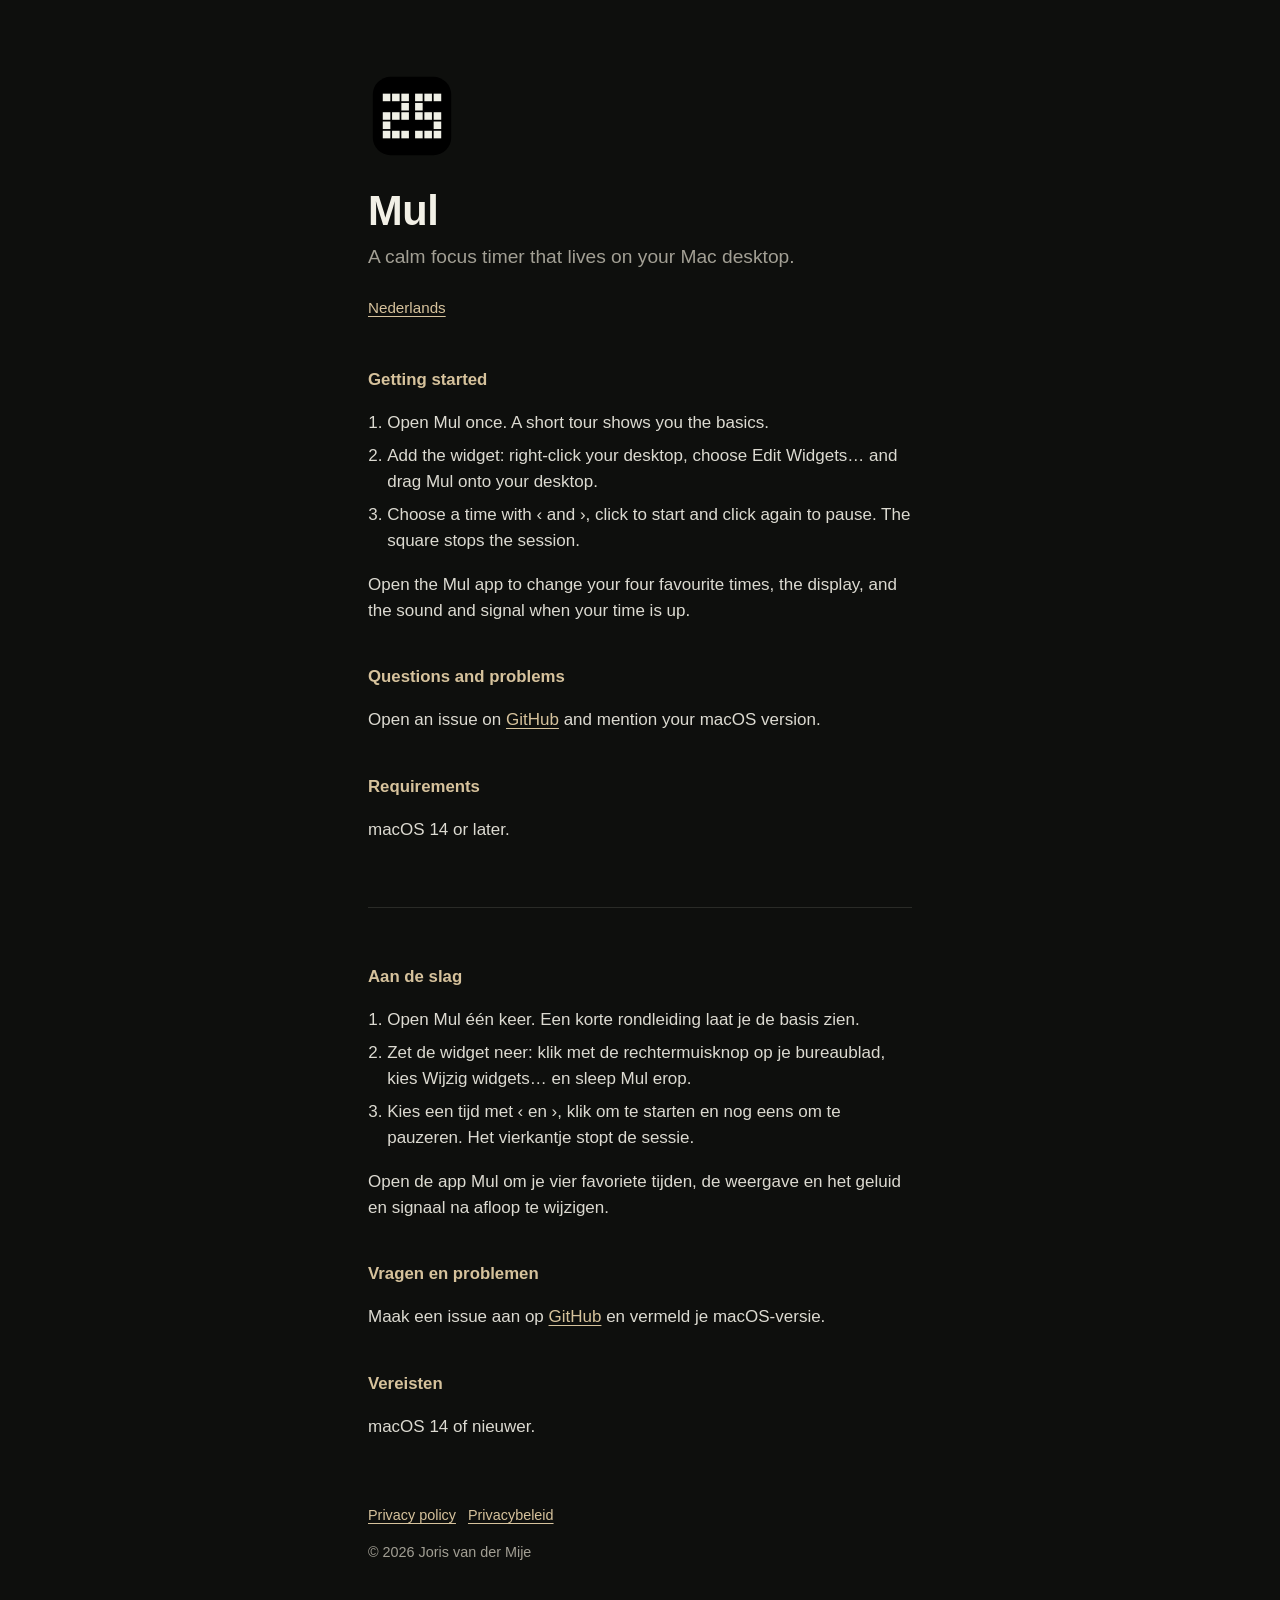
<file: index.html>
<!doctype html>
<html lang="en">
<head>
  <meta charset="utf-8">
  <meta name="viewport" content="width=device-width, initial-scale=1">
  <title>Mul – support</title>
  <meta name="description" content="Mul is a calm focus timer that lives on your Mac desktop.">
  <link rel="icon" href="icon.svg" type="image/svg+xml">
  <link rel="stylesheet" href="style.css">
</head>
<body>
<main>
  <img class="icon" src="icon.svg" alt="">
  <h1>Mul</h1>
  <p class="lead">A calm focus timer that lives on your Mac desktop.</p>
  <p class="languages"><a href="#nederlands">Nederlands</a></p>

  <section>
    <h2>Getting started</h2>
    <ol>
      <li>Open Mul once. A short tour shows you the basics.</li>
      <li>Add the widget: right-click your desktop, choose Edit Widgets… and drag Mul onto your desktop.</li>
      <li>Choose a time with ‹ and ›, click to start and click again to pause. The square stops the session.</li>
    </ol>
    <p>Open the Mul app to change your four favourite times, the display, and the sound and signal when your time is up.</p>

    <h2>Questions and problems</h2>
    <p>Open an issue on <a href="https://github.com/jorisvdmije/mul/issues">GitHub</a> and mention your macOS version.</p>

    <h2>Requirements</h2>
    <p>macOS 14 or later.</p>
  </section>

  <section lang="nl" id="nederlands">
    <h2>Aan de slag</h2>
    <ol>
      <li>Open Mul één keer. Een korte rondleiding laat je de basis zien.</li>
      <li>Zet de widget neer: klik met de rechtermuisknop op je bureaublad, kies Wijzig widgets… en sleep Mul erop.</li>
      <li>Kies een tijd met ‹ en ›, klik om te starten en nog eens om te pauzeren. Het vierkantje stopt de sessie.</li>
    </ol>
    <p>Open de app Mul om je vier favoriete tijden, de weergave en het geluid en signaal na afloop te wijzigen.</p>

    <h2>Vragen en problemen</h2>
    <p>Maak een issue aan op <a href="https://github.com/jorisvdmije/mul/issues">GitHub</a> en vermeld je macOS-versie.</p>

    <h2>Vereisten</h2>
    <p>macOS 14 of nieuwer.</p>
  </section>

  <footer>
    <p><a href="privacy.html">Privacy policy</a> &nbsp; <a href="privacy.html#nederlands">Privacybeleid</a></p>
    <p>© 2026 Joris van der Mije</p>
  </footer>
</main>
</body>
</html>
</file>
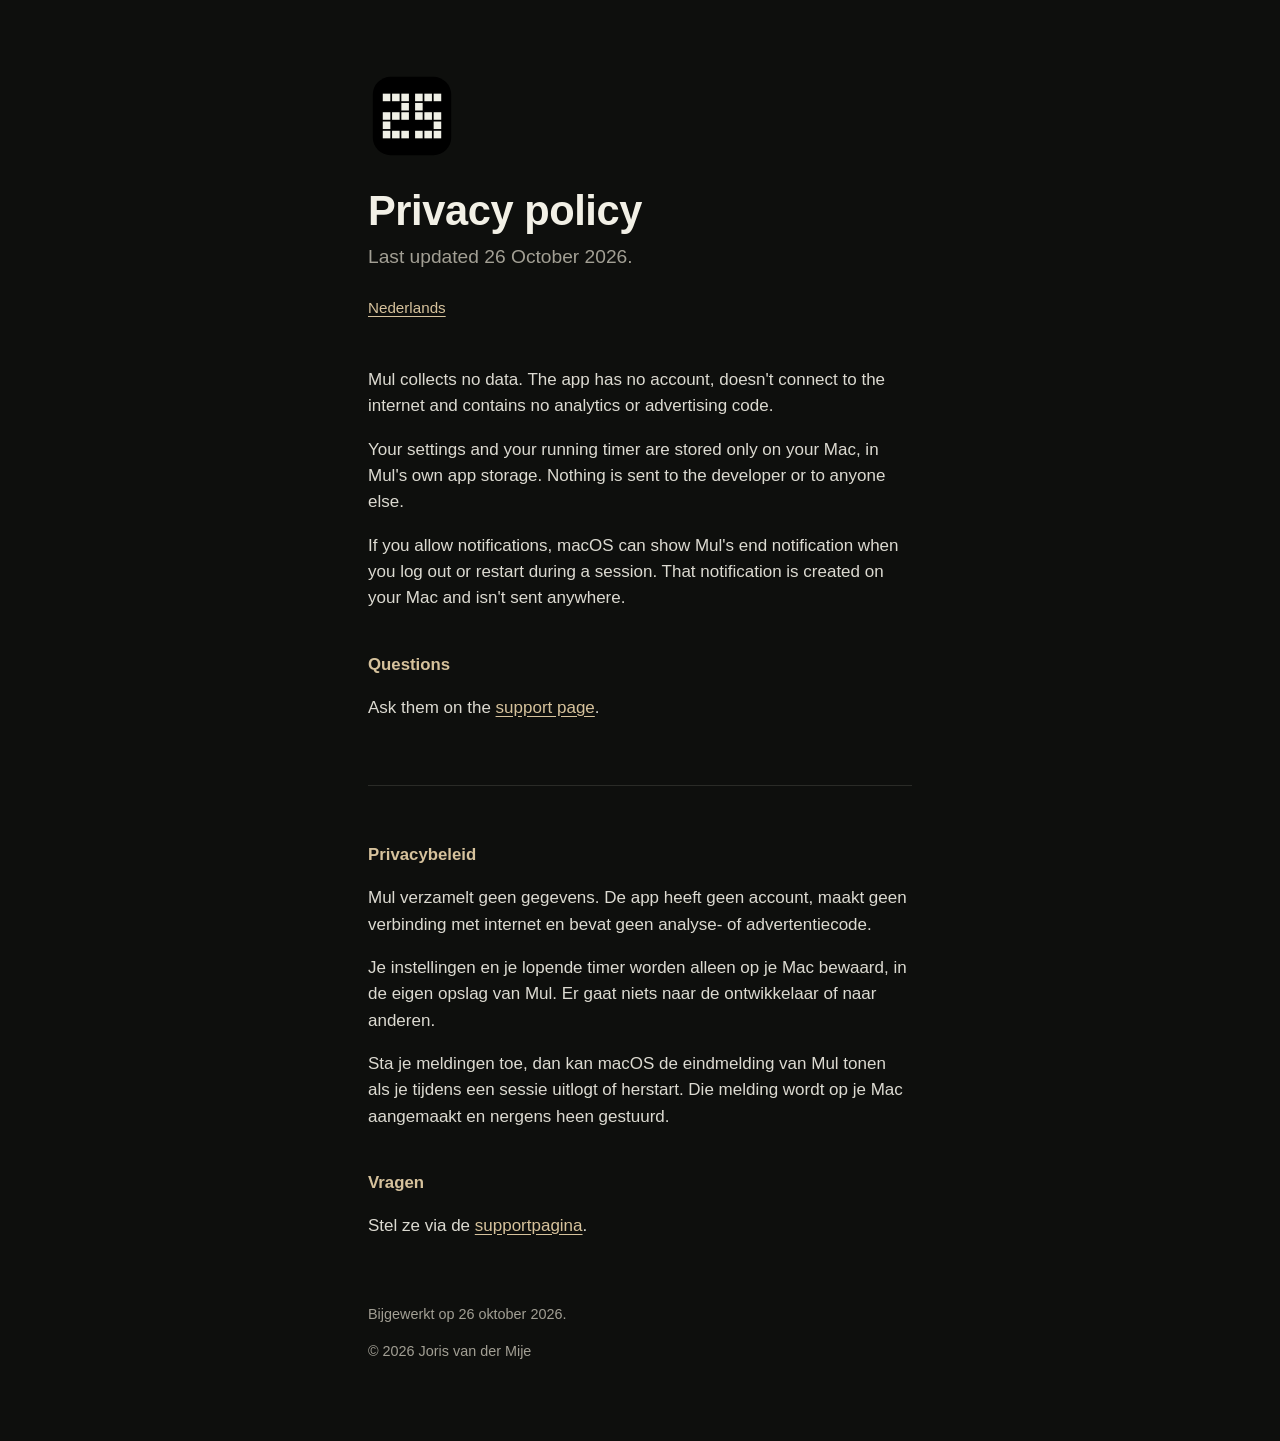
<file: privacy.html>
<!doctype html>
<html lang="en">
<head>
  <meta charset="utf-8">
  <meta name="viewport" content="width=device-width, initial-scale=1">
  <title>Mul – privacy policy</title>
  <link rel="icon" href="icon.svg" type="image/svg+xml">
  <link rel="stylesheet" href="style.css">
</head>
<body>
<main>
  <a href="./"><img class="icon" src="icon.svg" alt="Mul"></a>
  <h1>Privacy policy</h1>
  <p class="lead">Last updated 26 October 2026.</p>
  <p class="languages"><a href="#nederlands">Nederlands</a></p>

  <section>
    <p>Mul collects no data. The app has no account, doesn't connect to the internet and contains no analytics or advertising code.</p>
    <p>Your settings and your running timer are stored only on your Mac, in Mul's own app storage. Nothing is sent to the developer or to anyone else.</p>
    <p>If you allow notifications, macOS can show Mul's end notification when you log out or restart during a session. That notification is created on your Mac and isn't sent anywhere.</p>
    <h2>Questions</h2>
    <p>Ask them on the <a href="./">support page</a>.</p>
  </section>

  <section lang="nl" id="nederlands">
    <h2>Privacybeleid</h2>
    <p>Mul verzamelt geen gegevens. De app heeft geen account, maakt geen verbinding met internet en bevat geen analyse- of advertentiecode.</p>
    <p>Je instellingen en je lopende timer worden alleen op je Mac bewaard, in de eigen opslag van Mul. Er gaat niets naar de ontwikkelaar of naar anderen.</p>
    <p>Sta je meldingen toe, dan kan macOS de eindmelding van Mul tonen als je tijdens een sessie uitlogt of herstart. Die melding wordt op je Mac aangemaakt en nergens heen gestuurd.</p>
    <h2>Vragen</h2>
    <p>Stel ze via de <a href="./#nederlands">supportpagina</a>.</p>
  </section>

  <footer>
    <p>Bijgewerkt op 26 oktober 2026.</p>
    <p>© 2026 Joris van der Mije</p>
  </footer>
</main>
</body>
</html>
</file>
<file: style.css>
:root {
  color-scheme: dark;
  --night: #0e0f0d;
  --paper: #f2f0e6;
  --text: #dcdad1;
  --muted: #a29f94;
  --sand: #d6c29c;
  --line: #2a2b27;
}
body {
  margin: 0;
  background: var(--night);
  color: var(--text);
  font: 17px/1.55 -apple-system, BlinkMacSystemFont, "Helvetica Neue", Arial, sans-serif;
}
main { max-width: 34rem; margin: 0 auto; padding: 4.5rem 1.5rem 4rem; }
.icon { display: block; width: 88px; height: 88px; margin-bottom: 1.75rem; }
h1 { margin: 0 0 .5rem; color: var(--paper); font-size: 2.6rem; line-height: 1.1; font-weight: 600; letter-spacing: -.01em; }
.lead { margin: 0 0 1.5rem; color: var(--muted); font-size: 1.2rem; }
h2 { margin: 2.5rem 0 .6rem; color: var(--sand); font-size: 1.05rem; font-weight: 600; }
ol { padding-left: 1.2rem; }
li + li { margin-top: .4rem; }
a { color: var(--sand); text-underline-offset: 3px; }
a:focus-visible { outline: 2px solid var(--sand); outline-offset: 3px; border-radius: 2px; }
.languages { margin: 0 0 3rem; font-size: .95rem; }
section[lang="nl"] { margin-top: 4rem; padding-top: 1rem; border-top: 1px solid var(--line); }
footer { margin-top: 4rem; color: var(--muted); font-size: .9rem; }
</file>
